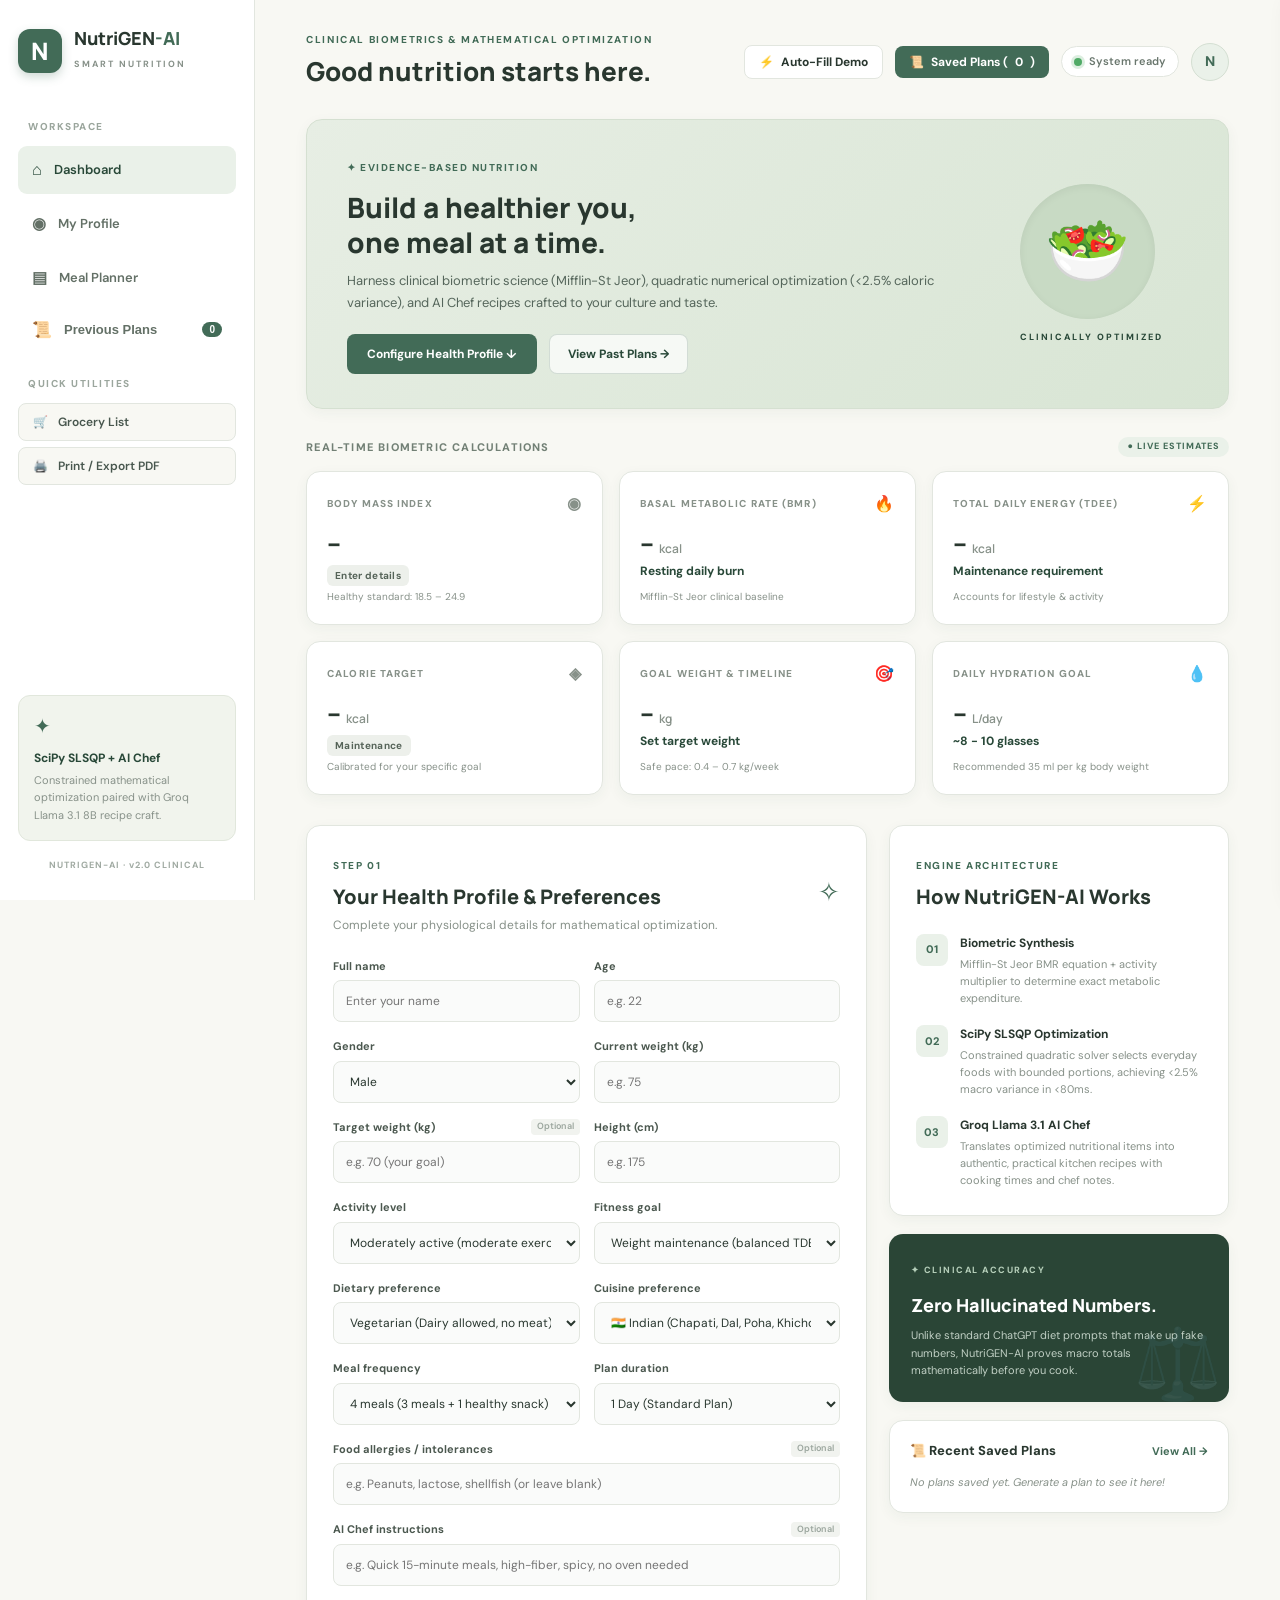
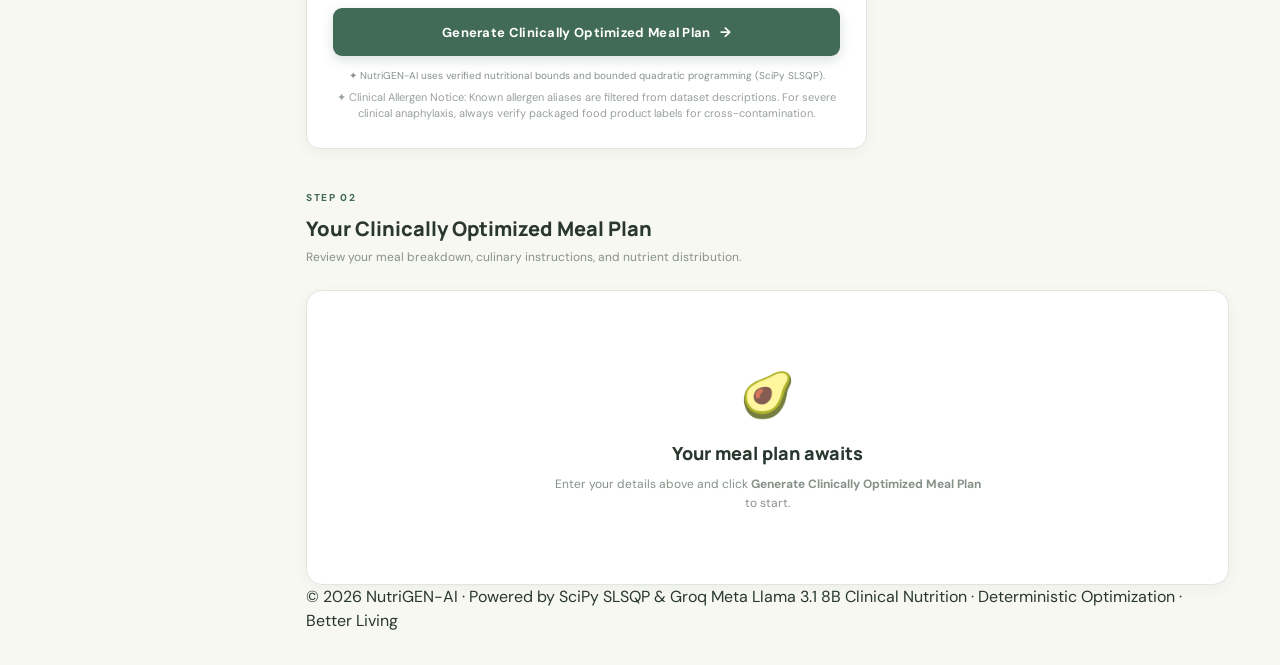
<file: frontend/index.html>
<!DOCTYPE html>
<html lang="en">
<head>
    <meta charset="UTF-8">
    <meta name="viewport" content="width=device-width, initial-scale=1.0">
    <title>NutriGEN-AI | Clinical Nutrition & AI-Optimized Meal Planner</title>
    <link rel="stylesheet" href="style.css?v=2.1">
    <link rel="preconnect" href="https://fonts.googleapis.com">
    <link href="https://fonts.googleapis.com/css2?family=DM+Sans:wght@400;500;600;700;800&family=Manrope:wght@400;500;600;700;800&display=swap" rel="stylesheet">
</head>

<body>

<div class="app">

    <!-- SIDEBAR NAVIGATION -->
    <aside class="sidebar">
        <div class="brand">
            <div class="brand-icon">N</div>
            <div>
                <h2>NutriGEN<span>-AI</span></h2>
                <small>SMART NUTRITION</small>
            </div>
        </div>

        <div class="nav-label">WORKSPACE</div>

        <nav>
            <a class="nav-item active" href="#dashboard">
                <span>⌂</span> Dashboard
            </a>
            <a class="nav-item" href="#profile">
                <span>◉</span> My Profile
            </a>
            <a class="nav-item" href="#meal-section">
                <span>▤</span> Meal Planner
            </a>
            <button type="button" class="nav-item nav-btn" id="historyNavBtn">
                <span>📜</span> Previous Plans
                <span id="historyBadge" class="nav-badge">0</span>
            </button>
        </nav>

        <div class="nav-label" style="margin-top: 25px;">QUICK UTILITIES</div>
        <div class="sidebar-quick-links">
            <button type="button" class="sidebar-link-btn" id="sidebarGroceryBtn">
                <span>🛒</span> Grocery List
            </button>
            <button type="button" class="sidebar-link-btn" id="sidebarPrintBtn">
                <span>🖨️</span> Print / Export PDF
            </button>
        </div>

        <div class="sidebar-bottom">
            <div class="sidebar-note">
                <div class="note-icon">✦</div>
                <h4>SciPy SLSQP + AI Chef</h4>
                <p>Constrained mathematical optimization paired with Groq Llama 3.1 8B recipe craft.</p>
            </div>
            <p class="version">NUTRIGEN-AI · v2.0 CLINICAL</p>
        </div>
    </aside>


    <!-- MAIN CONTENT AREA -->
    <main class="main-content" id="dashboard">

        <!-- TOPBAR -->
        <header class="topbar">
            <div>
                <p class="eyebrow">CLINICAL BIOMETRICS & MATHEMATICAL OPTIMIZATION</p>
                <h1>Good nutrition starts here.</h1>
            </div>

            <div class="top-right">
                <button type="button" class="btn-topbar-secondary" id="demoBtn" title="Fill with realistic demo profile for rapid evaluation">
                    <span>⚡</span> Auto-Fill Demo
                </button>
                <button type="button" class="btn-topbar-primary" id="openHistoryBtn">
                    <span>📜</span> Saved Plans (<span id="topbarHistoryCount">0</span>)
                </button>
                <div class="status-indicator">
                    <span class="status-dot"></span>
                    <span>System ready</span>
                </div>
                <div class="avatar" title="NutriGEN-AI User">N</div>
            </div>
        </header>


        <!-- WELCOME HERO CARD -->
        <section class="welcome-card">
            <div class="welcome-content">
                <span class="welcome-tag">✦ EVIDENCE-BASED NUTRITION</span>
                <h2>Build a healthier you,<br>one meal at a time.</h2>
                <p>
                    Harness clinical biometric science (Mifflin-St Jeor), quadratic numerical optimization (<2.5% caloric variance), and AI Chef recipes crafted to your culture and taste.
                </p>
                <div class="hero-actions">
                    <a href="#profile" class="primary-link">Configure Health Profile ↓</a>
                    <button type="button" class="secondary-link" id="heroHistoryBtn">View Past Plans →</button>
                </div>
            </div>
            <div class="welcome-art">
                <div class="art-circle">
                    <span>🥗</span>
                </div>
                <div class="art-caption">CLINICALLY OPTIMIZED</div>
            </div>
        </section>


        <!-- CLINICAL BIOMETRICS & TARGET WEIGHT DASHBOARD GRID (6 CARDS) -->
        <section class="stats-section">
            <div class="section-subheading">
                <span>REAL-TIME BIOMETRIC CALCULATIONS</span>
                <small class="live-pill">● LIVE ESTIMATES</small>
            </div>

            <div class="stats-grid">

                <!-- 1. BMI CARD -->
                <div class="stat-card">
                    <div class="stat-top">
                        <span>BODY MASS INDEX</span>
                        <span class="stat-icon">◉</span>
                    </div>
                    <h2 id="bmiValue">--</h2>
                    <p>
                        <span id="bmiStatus" class="stat-pill neutral">Enter details</span>
                    </p>
                    <span class="stat-subtext">Healthy standard: 18.5 – 24.9</span>
                </div>

                <!-- 2. BMR CARD -->
                <div class="stat-card">
                    <div class="stat-top">
                        <span>BASAL METABOLIC RATE (BMR)</span>
                        <span class="stat-icon">🔥</span>
                    </div>
                    <h2 id="bmrValue">-- <small>kcal</small></h2>
                    <p class="stat-highlight">Resting daily burn</p>
                    <span class="stat-subtext">Mifflin-St Jeor clinical baseline</span>
                </div>

                <!-- 3. TDEE CARD -->
                <div class="stat-card">
                    <div class="stat-top">
                        <span>TOTAL DAILY ENERGY (TDEE)</span>
                        <span class="stat-icon">⚡</span>
                    </div>
                    <h2 id="tdeeValue">-- <small>kcal</small></h2>
                    <p class="stat-highlight">Maintenance requirement</p>
                    <span class="stat-subtext">Accounts for lifestyle & activity</span>
                </div>

                <!-- 4. DAILY CALORIE TARGET -->
                <div class="stat-card">
                    <div class="stat-top">
                        <span>CALORIE TARGET</span>
                        <span class="stat-icon">◈</span>
                    </div>
                    <h2 id="calorieValue">-- <small>kcal</small></h2>
                    <p>
                        <span id="calorieDeltaBadge" class="stat-pill neutral">Maintenance</span>
                    </p>
                    <span class="stat-subtext">Calibrated for your specific goal</span>
                </div>

                <!-- 5. TARGET WEIGHT & TIMELINE -->
                <div class="stat-card">
                    <div class="stat-top">
                        <span>GOAL WEIGHT & TIMELINE</span>
                        <span class="stat-icon">🎯</span>
                    </div>
                    <h2 id="targetWeightDisplay">-- <small>kg</small></h2>
                    <p id="targetWeightTimeline" class="stat-highlight">Set target weight</p>
                    <span id="targetWeightPace" class="stat-subtext">Safe pace: 0.4 – 0.7 kg/week</span>
                </div>

                <!-- 6. CLINICAL HYDRATION -->
                <div class="stat-card">
                    <div class="stat-top">
                        <span>DAILY HYDRATION GOAL</span>
                        <span class="stat-icon">💧</span>
                    </div>
                    <h2 id="waterValue">-- <small>L/day</small></h2>
                    <p id="waterGlasses" class="stat-highlight">~8 - 10 glasses</p>
                    <span class="stat-subtext">Recommended 35 ml per kg body weight</span>
                </div>

            </div>
        </section>


        <!-- CONTENT GRID: FORM + SIDE PANELS -->
        <section class="content-grid">

            <!-- HEALTH PROFILE FORM -->
            <div class="form-panel" id="profile">

                <div class="section-heading">
                    <div>
                        <span class="section-tag">STEP 01</span>
                        <h2>Your Health Profile & Preferences</h2>
                        <p>Complete your physiological details for mathematical optimization.</p>
                    </div>
                    <span class="heading-symbol">✧</span>
                </div>

                <form id="nutritionForm">

                    <div class="form-grid">

                        <div class="field">
                            <label for="name">Full name</label>
                            <input type="text" id="name" placeholder="Enter your name" required>
                        </div>

                        <div class="field">
                            <label for="age">Age</label>
                            <input type="number" id="age" placeholder="e.g. 22" min="15" max="100" required>
                        </div>

                        <div class="field">
                            <label for="gender">Gender</label>
                            <select id="gender" required>
                                <option value="">Select gender</option>
                                <option value="male" selected>Male</option>
                                <option value="female">Female</option>
                                <option value="other">Other</option>
                            </select>
                        </div>

                        <div class="field">
                            <label for="weight">Current weight (kg)</label>
                            <input type="number" id="weight" placeholder="e.g. 75" min="20" max="300" step="0.1" required>
                        </div>

                        <div class="field">
                            <label for="target_weight">Target weight (kg) <span class="optional-tag">Optional</span></label>
                            <input type="number" id="target_weight" placeholder="e.g. 70 (your goal)" min="20" max="300" step="0.1">
                        </div>

                        <div class="field">
                            <label for="height">Height (cm)</label>
                            <input type="number" id="height" placeholder="e.g. 175" min="50" max="250" required>
                        </div>

                        <div class="field">
                            <label for="activity">Activity level</label>
                            <select id="activity" required>
                                <option value="">Select activity</option>
                                <option value="sedentary">Sedentary (desk job, minimal movement)</option>
                                <option value="light">Lightly active (light exercise 1-3 days/wk)</option>
                                <option value="moderate" selected>Moderately active (moderate exercise 3-5 days/wk)</option>
                                <option value="very_active">Very active (hard exercise 6-7 days/wk)</option>
                                <option value="extremely_active">Extremely active (athlete / physical job)</option>
                            </select>
                        </div>

                        <div class="field">
                            <label for="goal">Fitness goal</label>
                            <select id="goal" required>
                                <option value="">Choose your goal</option>
                                <option value="weight_loss">Weight loss (-300 to -500 kcal/day)</option>
                                <option value="maintenance" selected>Weight maintenance (balanced TDEE)</option>
                                <option value="weight_gain">Weight / Muscle gain (+300 to +500 kcal/day)</option>
                            </select>
                        </div>

                        <div class="field">
                            <label for="diet">Dietary preference</label>
                            <select id="diet" required>
                                <option value="">Select preference</option>
                                <option value="vegetarian" selected>Vegetarian (Dairy allowed, no meat)</option>
                                <option value="non_vegetarian">Non-vegetarian (Meat, poultry, fish)</option>
                                <option value="vegan">Vegan (100% plant-based)</option>
                                <option value="eggetarian">Eggetarian (Vegetarian + Eggs)</option>
                            </select>
                        </div>

                        <div class="field">
                            <label for="cuisine">Cuisine preference</label>
                            <select id="cuisine">
                                <option value="indian" selected>🇮🇳 Indian (Chapati, Dal, Poha, Khichdi, Paneer)</option>
                                <option value="mediterranean">🫒 Mediterranean (Pita, Hummus, Souvlaki, Olive Oil)</option>
                                <option value="japanese">🍱 Japanese (Miso, Steamed Rice, Tofu, Teriyaki)</option>
                                <option value="western">🥗 Western / Continental (Oats, Chicken Breast, Salmon)</option>
                                <option value="any">🌍 Any cuisine (global selection)</option>
                            </select>
                        </div>

                        <div class="field">
                            <label for="meals">Meal frequency</label>
                            <select id="meals" required>
                                <option value="3">3 meals (Breakfast, Lunch, Dinner)</option>
                                <option value="4" selected>4 meals (3 meals + 1 healthy snack)</option>
                                <option value="5">5 meals (3 meals + 2 snacks)</option>
                            </select>
                        </div>

                        <div class="field">
                            <label for="plan_days">Plan duration</label>
                            <select id="plan_days">
                                <option value="1" selected>1 Day (Standard Plan)</option>
                                <option value="3">3 Days (Variety Cycle)</option>
                                <option value="7">7 Days (Weekly Prep)</option>
                            </select>
                        </div>

                        <div class="field full-width">
                            <label for="allergies">Food allergies / intolerances <span class="optional-tag">Optional</span></label>
                            <input type="text" id="allergies" placeholder="e.g. Peanuts, lactose, shellfish (or leave blank)">
                        </div>

                        <div class="field full-width">
                            <label for="user_prompt">AI Chef instructions <span class="optional-tag">Optional</span></label>
                            <input type="text" id="user_prompt" placeholder="e.g. Quick 15-minute meals, high-fiber, spicy, no oven needed">
                        </div>

                    </div>

                    <button type="submit" class="generate-btn" id="generateBtn">
                        Generate Clinically Optimized Meal Plan <span>→</span>
                    </button>

                    <p class="form-footnote">
                        ✦ NutriGEN-AI uses verified nutritional bounds and bounded quadratic programming (SciPy SLSQP).
                    </p>
                    <p class="form-footnote" style="margin-top: 6px; font-size: 11px; opacity: 0.85;">
                        ✦ Clinical Allergen Notice: Known allergen aliases are filtered from dataset descriptions. For severe clinical anaphylaxis, always verify packaged food product labels for cross-contamination.
                    </p>

                </form>
            </div>


            <!-- SIDE INFO PANELS -->
            <div class="side-panel">

                <div class="info-card">
                    <span class="section-tag">ENGINE ARCHITECTURE</span>
                    <h2>How NutriGEN-AI Works</h2>

                    <div class="steps">

                        <div class="step">
                            <div class="step-number">01</div>
                            <div>
                                <h4>Biometric Synthesis</h4>
                                <p>Mifflin-St Jeor BMR equation + activity multiplier to determine exact metabolic expenditure.</p>
                            </div>
                        </div>

                        <div class="step">
                            <div class="step-number">02</div>
                            <div>
                                <h4>SciPy SLSQP Optimization</h4>
                                <p>Constrained quadratic solver selects everyday foods with bounded portions, achieving <2.5% macro variance in <80ms.</p>
                            </div>
                        </div>

                        <div class="step">
                            <div class="step-number">03</div>
                            <div>
                                <h4>Groq Llama 3.1 AI Chef</h4>
                                <p>Translates optimized nutritional items into authentic, practical kitchen recipes with cooking times and chef notes.</p>
                            </div>
                        </div>

                    </div>
                </div>

                <div class="tip-card">
                    <span>✦ CLINICAL ACCURACY</span>
                    <h3>Zero Hallucinated Numbers.</h3>
                    <p>Unlike standard ChatGPT diet prompts that make up fake numbers, NutriGEN-AI proves macro totals mathematically before you cook.</p>
                    <div class="tip-decoration">⚖️</div>
                </div>

                <!-- PREVIOUS PLANS PREVIEW BOX -->
                <div class="history-preview-card" id="historyPreviewCard">
                    <div class="hp-header">
                        <h4>📜 Recent Saved Plans</h4>
                        <button type="button" class="hp-view-all" id="historyPreviewViewAll">View All →</button>
                    </div>
                    <div id="historyPreviewList" class="hp-list">
                        <p class="empty-history-text">No plans generated yet. Complete the form to create and save your first plan!</p>
                    </div>
                </div>

            </div>

        </section>


        <!-- MEAL PLAN SECTION -->
        <section class="meal-section" id="meal-section">

            <div class="section-heading">
                <div>
                    <span class="section-tag">STEP 02</span>
                    <h2>Your Clinically Optimized Meal Plan</h2>
                    <p>Review your meal breakdown, culinary instructions, and nutrient distribution.</p>
                </div>
            </div>

            <div id="mealResults" class="meal-results">
                <div class="empty-state">
                    <div class="empty-icon">🥑</div>
                    <h3>Your meal plan awaits</h3>
                    <p>Enter your details above and click <strong>Generate Clinically Optimized Meal Plan</strong> to start.</p>
                </div>
            </div>

        </section>


        <!-- FOOTER -->
        <footer>
            <span>© 2026 NutriGEN-AI · Powered by SciPy SLSQP & Groq Meta Llama 3.1 8B</span>
            <span>Clinical Nutrition · Deterministic Optimization · Better Living</span>
        </footer>

    </main>

</div>


<!-- ===================================================================== -->
<!-- SLIDE-OVER DRAWER: PREVIOUS PLANS HISTORY                             -->
<!-- ===================================================================== -->
<div id="historyDrawerBackdrop" class="drawer-backdrop"></div>
<aside id="historyDrawer" class="history-drawer" aria-hidden="true">
    <div class="drawer-header">
        <div>
            <span class="section-tag">SAVED WORKSPACE</span>
            <h3>📜 Previous Meal Plans</h3>
            <p>Reload any past meal plan instantly with all recipes and biometrics.</p>
        </div>
        <button type="button" class="drawer-close-btn" id="historyDrawerCloseBtn" aria-label="Close History">✕</button>
    </div>

    <div class="drawer-actions-bar">
        <span id="historyCountLabel">0 saved plans in local memory</span>
        <button type="button" class="btn-clear-history" id="clearHistoryBtn">Clear All</button>
    </div>

    <div id="historyDrawerList" class="drawer-list">
        <!-- Rendered dynamically via JavaScript -->
    </div>
</aside>


<!-- ===================================================================== -->
<!-- MODAL: CONSOLIDATED GROCERY SHOPPING LIST                             -->
<!-- ===================================================================== -->
<div id="groceryModalBackdrop" class="modal-backdrop"></div>
<div id="groceryModal" class="grocery-modal" role="dialog" aria-hidden="true">
    <div class="modal-header">
        <div>
            <span class="section-tag">PRACTICAL SHOPPING ASSISTANT</span>
            <h3>🛒 Grocery Shopping Checklist</h3>
            <p>Consolidated ingredients across all meals with quantities ready for the market.</p>
        </div>
        <button type="button" class="modal-close-btn" id="groceryModalCloseBtn" aria-label="Close Grocery List">✕</button>
    </div>

    <div class="modal-toolbar">
        <button type="button" class="btn-tool" id="copyGroceryBtn">
            <span>📋</span> Copy to Clipboard
        </button>
        <button type="button" class="btn-tool" id="printGroceryBtn">
            <span>🖨️</span> Print Checklist
        </button>
        <span id="groceryItemCount" class="grocery-count-pill">0 items</span>
    </div>

    <div id="groceryContent" class="grocery-content">
        <!-- Dynamically categorized via JavaScript -->
    </div>
</div>


<!-- ===================================================================== -->
<!-- MODAL: FOOD ITEM REPLACEMENT / SWAP                                   -->
<!-- ===================================================================== -->
<div id="swapModalBackdrop" class="modal-backdrop"></div>
<div id="swapModal" class="swap-modal" role="dialog" aria-hidden="true">
    <div class="modal-header">
        <div>
            <span class="section-tag">CUSTOMIZE DIET PLAN</span>
            <h3 id="swapModalTitle">⇄ Swap Food Item</h3>
            <p id="swapModalSubtitle">Select a nutritionally matched replacement. Portions re-optimize automatically.</p>
        </div>
        <button type="button" class="modal-close-btn" id="swapModalCloseBtn" aria-label="Close Swap Dialog">✕</button>
    </div>
    <div id="swapModalOriginal" class="swap-original-banner"></div>
    <div id="swapModalBody" class="swap-modal-body">
        <!-- Populated dynamically via JavaScript -->
    </div>
</div>

<!-- PRINTABLE REPORT CONTAINER (Used exclusively during print) -->
<div id="printableReport" class="print-only"></div>

<script src="script.js?v=2.3"></script>
</body>
</html>
</file>
<file: frontend/style.css>
:root {
    --green: #426b57;
    --dark-green: #284838;
    --light-green: #eaf1e9;
    --accent-green: #568a71;
    --cream: #f8f8f3;
    --cream-dark: #f0f1ea;
    --white: #ffffff;
    --text: #29372f;
    --text-light: #48574e;
    --muted: #879189;
    --border: #e2e6df;
    --border-dark: #cbcfc7;
    --card-shadow: 0 4px 14px rgba(40, 72, 56, 0.05);
    --hover-shadow: 0 8px 24px rgba(40, 72, 56, 0.09);
    --blue: #2c6e91;
    --amber: #b07222;
    --red: #ad3d34;
}

* {
    margin: 0;
    padding: 0;
    box-sizing: border-box;
}

html {
    scroll-behavior: smooth;
}

body {
    font-family: 'DM Sans', -apple-system, BlinkMacSystemFont, sans-serif;
    background: var(--cream);
    color: var(--text);
    line-height: 1.5;
}

.app {
    display: flex;
    min-height: 100vh;
}

/* =====================================================================
   SIDEBAR
   ===================================================================== */
.sidebar {
    width: 255px;
    background: var(--white);
    border-right: 1px solid var(--border);
    padding: 28px 18px;
    display: flex;
    flex-direction: column;
    position: fixed;
    top: 0;
    bottom: 0;
    z-index: 50;
    overflow-y: auto;
}

.brand {
    display: flex;
    align-items: center;
    gap: 12px;
    margin-bottom: 45px;
}

.brand-icon {
    background: var(--green);
    color: white;
    width: 44px;
    height: 44px;
    display: grid;
    place-items: center;
    border-radius: 12px;
    font-family: 'Manrope', sans-serif;
    font-weight: 800;
    font-size: 24px;
    box-shadow: 0 4px 10px rgba(66, 107, 87, 0.25);
}

.brand h2 {
    font-size: 18px;
    font-weight: 800;
    font-family: 'Manrope', sans-serif;
    line-height: 1.2;
}

.brand h2 span {
    color: var(--green);
}

.brand small {
    font-size: 9px;
    letter-spacing: 2px;
    color: var(--muted);
    font-weight: 700;
}

.nav-label {
    font-size: 10px;
    font-weight: 800;
    color: #9ba69d;
    letter-spacing: 1.5px;
    margin: 0 0 12px 10px;
}

nav {
    display: grid;
    gap: 6px;
}

.nav-item {
    display: flex;
    align-items: center;
    padding: 12px 14px;
    text-decoration: none;
    color: #637066;
    border-radius: 9px;
    font-size: 13px;
    font-weight: 600;
    transition: all 0.18s ease;
    border: none;
    background: transparent;
    cursor: pointer;
    width: 100%;
    text-align: left;
}

.nav-item span:first-child {
    margin-right: 12px;
    font-size: 16px;
}

.nav-item:hover,
.nav-item.active {
    background: var(--light-green);
    color: var(--dark-green);
}

.nav-badge {
    margin-left: auto;
    background: var(--green);
    color: white;
    font-size: 10px;
    padding: 2px 7px;
    border-radius: 10px;
    font-weight: 700;
}

.sidebar-quick-links {
    display: grid;
    gap: 6px;
}

.sidebar-link-btn {
    display: flex;
    align-items: center;
    gap: 10px;
    width: 100%;
    padding: 10px 14px;
    background: var(--cream);
    border: 1px solid var(--border);
    border-radius: 8px;
    color: var(--text-light);
    font-size: 12px;
    font-weight: 600;
    cursor: pointer;
    transition: 0.15s ease;
    font-family: inherit;
    text-align: left;
}

.sidebar-link-btn:hover {
    background: var(--light-green);
    border-color: var(--green);
    color: var(--dark-green);
}

.sidebar-bottom {
    margin-top: auto;
    padding-top: 25px;
}

.sidebar-note {
    background: #f1f4ed;
    border-radius: 12px;
    padding: 15px;
    border: 1px solid #e1e7dc;
}

.note-icon {
    color: var(--green);
    font-size: 20px;
    margin-bottom: 8px;
}

.sidebar-note h4 {
    font-size: 12px;
    font-weight: 700;
    margin-bottom: 5px;
    color: var(--dark-green);
}

.sidebar-note p {
    font-size: 11px;
    color: var(--muted);
    line-height: 1.6;
}

.version {
    font-size: 9px;
    color: #a0aaa2;
    margin-top: 18px;
    text-align: center;
    letter-spacing: 1px;
    font-weight: 700;
}

/* =====================================================================
   MAIN CONTAINER & TOPBAR
   ===================================================================== */
.main-content {
    margin-left: 255px;
    width: calc(100% - 255px);
    padding: 32px 4%;
    max-width: 1400px;
}

.topbar {
    display: flex;
    justify-content: space-between;
    align-items: center;
    margin-bottom: 28px;
    gap: 20px;
    flex-wrap: wrap;
}

.eyebrow,
.section-tag {
    color: var(--green);
    font-size: 10px;
    font-weight: 800;
    letter-spacing: 1.6px;
    text-transform: uppercase;
}

.topbar h1 {
    font-family: 'Manrope', sans-serif;
    font-size: 26px;
    margin-top: 5px;
    font-weight: 800;
    color: var(--text);
}

.top-right {
    display: flex;
    align-items: center;
    gap: 12px;
}

.btn-topbar-secondary,
.btn-topbar-primary {
    display: inline-flex;
    align-items: center;
    gap: 7px;
    padding: 8px 14px;
    border-radius: 8px;
    font-size: 12px;
    font-weight: 700;
    cursor: pointer;
    font-family: inherit;
    transition: 0.15s ease;
    border: none;
}

.btn-topbar-secondary {
    background: var(--white);
    border: 1px solid var(--border);
    color: var(--text);
}

.btn-topbar-secondary:hover {
    background: var(--light-green);
    border-color: var(--green);
    color: var(--dark-green);
}

.btn-topbar-primary {
    background: var(--green);
    color: var(--white);
}

.btn-topbar-primary:hover {
    background: var(--dark-green);
}

.status-indicator {
    display: flex;
    align-items: center;
    gap: 7px;
    font-size: 11px;
    color: #6a776e;
    font-weight: 600;
    background: var(--white);
    padding: 6px 12px;
    border-radius: 20px;
    border: 1px solid var(--border);
}

.status-dot {
    width: 8px;
    height: 8px;
    background: #50aa66;
    border-radius: 50%;
    box-shadow: 0 0 0 3px rgba(80, 170, 102, 0.2);
}

.avatar {
    width: 38px;
    height: 38px;
    border-radius: 50%;
    display: grid;
    place-items: center;
    background: var(--light-green);
    color: var(--green);
    font-weight: 800;
    font-size: 14px;
    border: 1px solid #d4dfd2;
}

/* =====================================================================
   WELCOME HERO CARD
   ===================================================================== */
.welcome-card {
    background: linear-gradient(135deg, #e7eee4 0%, #d8e5d4 100%);
    border-radius: 16px;
    padding: 34px 40px;
    display: flex;
    justify-content: space-between;
    align-items: center;
    overflow: hidden;
    position: relative;
    border: 1px solid #d5e0d1;
    box-shadow: var(--card-shadow);
    margin-bottom: 28px;
}

.welcome-content {
    max-width: 600px;
}

.welcome-tag {
    font-size: 10px;
    color: var(--green);
    letter-spacing: 1.5px;
    font-weight: 800;
}

.welcome-card h2 {
    font-family: 'Manrope', sans-serif;
    font-size: 28px;
    line-height: 1.25;
    margin: 12px 0 10px;
    font-weight: 800;
}

.welcome-card p {
    color: #55665b;
    font-size: 13px;
    line-height: 1.7;
    margin-bottom: 20px;
}

.hero-actions {
    display: flex;
    align-items: center;
    gap: 12px;
}

.primary-link {
    display: inline-block;
    background: var(--green);
    color: white;
    padding: 11px 20px;
    border-radius: 8px;
    font-size: 12px;
    text-decoration: none;
    font-weight: 700;
    transition: 0.18s;
    border: none;
}

.primary-link:hover {
    background: var(--dark-green);
    transform: translateY(-1px);
}

.secondary-link {
    display: inline-block;
    background: rgba(255, 255, 255, 0.7);
    color: var(--dark-green);
    padding: 11px 18px;
    border-radius: 8px;
    font-size: 12px;
    font-weight: 700;
    border: 1px solid rgba(66, 107, 87, 0.2);
    cursor: pointer;
    transition: 0.18s;
    font-family: inherit;
}

.secondary-link:hover {
    background: var(--white);
}

.welcome-art {
    text-align: center;
    margin-right: 25px;
}

.art-circle {
    width: 135px;
    height: 135px;
    background: #c8dac4;
    border-radius: 50%;
    display: grid;
    place-items: center;
    box-shadow: inset 0 2px 8px rgba(0,0,0,0.06);
}

.art-circle span {
    font-size: 68px;
}

.art-caption {
    font-size: 9px;
    letter-spacing: 2px;
    color: var(--dark-green);
    font-weight: 800;
    margin-top: 12px;
}

/* =====================================================================
   CLINICAL BIOMETRICS & TARGET WEIGHT DASHBOARD GRID (6 CARDS)
   ===================================================================== */
.stats-section {
    margin-bottom: 30px;
}

.section-subheading {
    display: flex;
    align-items: center;
    justify-content: space-between;
    margin-bottom: 14px;
    font-size: 11px;
    font-weight: 800;
    letter-spacing: 1.2px;
    color: #728075;
}

.live-pill {
    background: var(--light-green);
    color: var(--green);
    padding: 3px 9px;
    border-radius: 12px;
    font-size: 9px;
    font-weight: 800;
    letter-spacing: 1px;
}

.stats-grid {
    display: grid;
    grid-template-columns: repeat(3, 1fr);
    gap: 16px;
}

.stat-card {
    background: var(--white);
    border: 1px solid var(--border);
    border-radius: 14px;
    padding: 20px;
    box-shadow: var(--card-shadow);
    display: flex;
    flex-direction: column;
    transition: transform 0.18s ease, box-shadow 0.18s ease;
}

.stat-card:hover {
    transform: translateY(-2px);
    box-shadow: var(--hover-shadow);
}

.stat-top {
    display: flex;
    justify-content: space-between;
    align-items: center;
    color: var(--muted);
    font-size: 10px;
    letter-spacing: 1.1px;
    font-weight: 800;
    margin-bottom: 6px;
}

.stat-icon {
    font-size: 16px;
}

.stat-card h2 {
    font-family: 'Manrope', sans-serif;
    font-size: 26px;
    font-weight: 800;
    margin: 8px 0 6px;
    color: var(--text);
    line-height: 1;
}

.stat-card h2 small {
    font-size: 12px;
    color: var(--muted);
    font-weight: 600;
}

.stat-pill {
    display: inline-block;
    padding: 3px 8px;
    border-radius: 6px;
    font-size: 10px;
    font-weight: 700;
    letter-spacing: 0.3px;
    margin-bottom: 4px;
}

.stat-pill.neutral {
    background: #edf0eb;
    color: #556358;
}

.stat-pill.normal,
.stat-pill.success {
    background: #d8edd7;
    color: #2b6133;
}

.stat-pill.warn {
    background: #fdf3d8;
    color: #8f6011;
}

.stat-pill.alert {
    background: #fde2df;
    color: #9c271d;
}

.stat-highlight {
    font-size: 12px;
    font-weight: 700;
    color: var(--dark-green);
    margin-bottom: 4px;
}

.stat-subtext {
    font-size: 10px;
    color: var(--muted);
    line-height: 1.4;
    margin-top: auto;
}

/* =====================================================================
   CONTENT GRID: FORM + SIDE PANELS
   ===================================================================== */
.content-grid {
    display: grid;
    grid-template-columns: 1.65fr 1fr;
    gap: 22px;
    align-items: start;
    margin-bottom: 35px;
}

.form-panel,
.info-card,
.history-preview-card {
    background: var(--white);
    border: 1px solid var(--border);
    border-radius: 14px;
    padding: 26px;
    box-shadow: var(--card-shadow);
}

.section-heading {
    display: flex;
    justify-content: space-between;
    align-items: center;
    margin-bottom: 24px;
}

.section-heading h2,
.info-card h2 {
    font-family: 'Manrope', sans-serif;
    font-size: 20px;
    font-weight: 800;
    margin-top: 6px;
}

.section-heading p {
    color: var(--muted);
    font-size: 12px;
    margin-top: 4px;
}

.heading-symbol {
    color: var(--green);
    font-size: 26px;
}

.form-grid {
    display: grid;
    grid-template-columns: 1fr 1fr;
    gap: 16px 14px;
}

.field {
    display: flex;
    flex-direction: column;
    gap: 6px;
}

.field label {
    font-size: 11px;
    font-weight: 700;
    color: #4b584f;
    display: flex;
    align-items: center;
    justify-content: space-between;
}

.optional-tag {
    font-size: 9px;
    font-weight: 600;
    color: #9ba69e;
    background: #f1f3ef;
    padding: 1px 6px;
    border-radius: 4px;
}

.field input,
.field select {
    width: 100%;
    height: 42px;
    border: 1px solid var(--border);
    border-radius: 8px;
    background: #fafbfa;
    padding: 0 12px;
    font-family: inherit;
    color: var(--text);
    font-size: 12px;
    outline: none;
    transition: border 0.15s ease, box-shadow 0.15s ease;
}

.field input:focus,
.field select:focus {
    border-color: var(--green);
    background: var(--white);
    box-shadow: 0 0 0 3px rgba(66, 107, 87, 0.1);
}

.full-width {
    grid-column: span 2;
}

.generate-btn {
    width: 100%;
    border: none;
    background: var(--green);
    color: white;
    padding: 15px;
    border-radius: 9px;
    margin-top: 22px;
    cursor: pointer;
    font-family: inherit;
    font-size: 13px;
    font-weight: 700;
    letter-spacing: 0.3px;
    transition: all 0.18s ease;
    box-shadow: 0 4px 12px rgba(66, 107, 87, 0.2);
}

.generate-btn:hover {
    background: var(--dark-green);
    transform: translateY(-1px);
    box-shadow: 0 6px 18px rgba(40, 72, 56, 0.25);
}

.generate-btn:disabled {
    opacity: 0.65;
    cursor: wait;
    transform: none;
}

.generate-btn span {
    margin-left: 6px;
    font-size: 14px;
}

.form-footnote {
    font-size: 10px;
    color: var(--muted);
    margin-top: 12px;
    text-align: center;
}

/* =====================================================================
   SIDE INFO PANELS & HISTORY PREVIEW
   ===================================================================== */
.side-panel {
    display: grid;
    gap: 18px;
}

.info-card h2 {
    margin-bottom: 22px;
}

.steps {
    display: grid;
    gap: 18px;
}

.step {
    display: flex;
    gap: 12px;
}

.step-number {
    min-width: 32px;
    height: 32px;
    background: var(--light-green);
    color: var(--green);
    border-radius: 8px;
    display: grid;
    place-items: center;
    font-size: 11px;
    font-weight: 800;
    flex-shrink: 0;
}

.step h4 {
    font-size: 12px;
    font-weight: 700;
    margin-bottom: 4px;
}

.step p {
    font-size: 11px;
    color: var(--muted);
    line-height: 1.55;
}

.tip-card {
    background: #2a4536;
    color: white;
    border-radius: 14px;
    padding: 22px;
    position: relative;
    overflow: hidden;
    box-shadow: var(--card-shadow);
}

.tip-card > span {
    font-size: 9px;
    letter-spacing: 1.5px;
    color: #b5ceb9;
    font-weight: 800;
}

.tip-card h3 {
    font-family: 'Manrope', sans-serif;
    font-size: 18px;
    margin: 12px 0 8px;
    font-weight: 800;
}

.tip-card p {
    font-size: 11px;
    color: #c0cfc4;
    line-height: 1.6;
}

.tip-decoration {
    position: absolute;
    right: 8px;
    bottom: -15px;
    font-size: 70px;
    opacity: 0.15;
}

/* History Preview Box */
.history-preview-card {
    padding: 20px;
}

.hp-header {
    display: flex;
    justify-content: space-between;
    align-items: center;
    margin-bottom: 14px;
}

.hp-header h4 {
    font-size: 13px;
    font-weight: 800;
    color: var(--text);
}

.hp-view-all {
    background: none;
    border: none;
    color: var(--green);
    font-size: 11px;
    font-weight: 700;
    cursor: pointer;
    font-family: inherit;
}

.hp-view-all:hover {
    text-decoration: underline;
}

.hp-list {
    display: grid;
    gap: 8px;
}

.empty-history-text {
    font-size: 11px;
    color: var(--muted);
    font-style: italic;
    line-height: 1.6;
}

.hp-item {
    background: var(--cream);
    border: 1px solid var(--border);
    border-radius: 8px;
    padding: 10px 12px;
    display: flex;
    justify-content: space-between;
    align-items: center;
    transition: 0.15s;
}

.hp-item:hover {
    border-color: var(--green);
    background: var(--light-green);
}

.hp-info h5 {
    font-size: 12px;
    font-weight: 700;
    color: var(--text);
}

.hp-info small {
    font-size: 10px;
    color: var(--muted);
}

.hp-load-btn {
    background: var(--white);
    border: 1px solid var(--border);
    color: var(--green);
    font-size: 11px;
    font-weight: 700;
    padding: 5px 10px;
    border-radius: 6px;
    cursor: pointer;
    font-family: inherit;
    transition: 0.15s;
}

.hp-load-btn:hover {
    background: var(--green);
    color: white;
}

/* =====================================================================
   MEAL PLAN RESULTS SECTION
   ===================================================================== */
.meal-section {
    margin-top: 20px;
}

.meal-results {
    background: var(--white);
    border: 1px solid var(--border);
    border-radius: 16px;
    padding: 26px;
    box-shadow: var(--card-shadow);
}

.empty-state {
    text-align: center;
    padding: 45px 15px;
}

.empty-icon {
    font-size: 44px;
    margin-bottom: 12px;
}

.empty-state h3 {
    font-family: 'Manrope', sans-serif;
    font-size: 18px;
    font-weight: 800;
    margin-bottom: 8px;
}

.empty-state p {
    font-size: 12px;
    color: var(--muted);
    max-width: 440px;
    margin: 0 auto;
    line-height: 1.6;
}

/* ── ACTION TOOLBAR ─────────────────────────────────────────── */
.results-toolbar {
    display: flex;
    justify-content: space-between;
    align-items: center;
    gap: 14px;
    padding-bottom: 18px;
    margin-bottom: 22px;
    border-bottom: 1px solid var(--border);
    flex-wrap: wrap;
}

.toolbar-group {
    display: flex;
    align-items: center;
    gap: 8px;
    flex-wrap: wrap;
}

.tool-action-btn {
    display: inline-flex;
    align-items: center;
    gap: 6px;
    background: var(--cream);
    border: 1px solid var(--border);
    padding: 8px 14px;
    border-radius: 8px;
    font-size: 12px;
    font-weight: 700;
    color: var(--text);
    cursor: pointer;
    transition: 0.15s;
    font-family: inherit;
}

.tool-action-btn:hover {
    background: var(--light-green);
    border-color: var(--green);
    color: var(--dark-green);
}

.cuisine-quick-label {
    font-size: 11px;
    font-weight: 700;
    color: var(--muted);
    margin-right: 2px;
}

.cuisine-pill-btn {
    border: 1px solid var(--border);
    background: var(--white);
    color: var(--text-light);
    padding: 6px 11px;
    border-radius: 16px;
    font-size: 11px;
    font-weight: 600;
    cursor: pointer;
    transition: 0.15s;
    font-family: inherit;
}

.cuisine-pill-btn:hover,
.cuisine-pill-btn.active {
    background: var(--light-green);
    border-color: var(--green);
    color: var(--dark-green);
}

/* ── OPTIMIZATION ACCURACY & MACRO METRICS ─────────────────── */
.optimization-card {
    background: linear-gradient(135deg, #f4f8f3 0%, #ebf2eb 100%);
    border: 1px solid #d4dfd2;
    border-radius: 14px;
    padding: 22px;
    margin-bottom: 24px;
}

.opt-card-header {
    display: flex;
    justify-content: space-between;
    align-items: center;
    margin-bottom: 16px;
    flex-wrap: wrap;
    gap: 10px;
}

.opt-badge-pill {
    background: #284838;
    color: #c9e6d0;
    padding: 5px 12px;
    border-radius: 20px;
    font-size: 11px;
    font-weight: 800;
    letter-spacing: 0.4px;
    display: inline-flex;
    align-items: center;
    gap: 6px;
}

.opt-solver-tag {
    font-size: 11px;
    color: var(--muted);
    font-weight: 600;
}

.macro-comparison-grid {
    display: grid;
    grid-template-columns: repeat(4, 1fr);
    gap: 12px;
    margin-bottom: 18px;
}

.macro-comp-card {
    background: var(--white);
    border: 1px solid var(--border);
    border-radius: 10px;
    padding: 14px;
    text-align: center;
    box-shadow: 0 2px 6px rgba(0,0,0,0.02);
}

.mcc-icon {
    font-size: 20px;
    margin-bottom: 4px;
}

.mcc-label {
    font-size: 10px;
    font-weight: 800;
    letter-spacing: 1px;
    text-transform: uppercase;
    color: var(--muted);
}

.mcc-values {
    margin: 6px 0;
}

.mcc-actual {
    font-family: 'Manrope', sans-serif;
    font-size: 20px;
    font-weight: 800;
    color: var(--text);
    line-height: 1;
}

.mcc-target {
    font-size: 11px;
    color: var(--muted);
    margin-top: 2px;
}

.mcc-diff {
    font-size: 10px;
    font-weight: 700;
    display: inline-block;
    padding: 2px 6px;
    border-radius: 4px;
    margin-top: 4px;
}

.diff-match {
    background: #daf0dc;
    color: #1e5a27;
}

.diff-close {
    background: #fbf0d8;
    color: #79500c;
}

/* Macro Energy Ratio Bar */
.macro-ratio-container {
    background: var(--white);
    border: 1px solid var(--border);
    border-radius: 10px;
    padding: 12px 16px;
}

.mrc-title-row {
    display: flex;
    justify-content: space-between;
    font-size: 11px;
    font-weight: 700;
    color: var(--muted);
    margin-bottom: 8px;
}

.macro-split-bar {
    height: 12px;
    border-radius: 6px;
    display: flex;
    overflow: hidden;
    margin-bottom: 8px;
}

.split-protein {
    background: #e06d53;
}

.split-carbs {
    background: #468ca8;
}

.split-fat {
    background: #e5b33d;
}

.mrc-legend {
    display: flex;
    gap: 18px;
    font-size: 11px;
    font-weight: 600;
    flex-wrap: wrap;
}

.legend-dot {
    width: 9px;
    height: 9px;
    border-radius: 50%;
    display: inline-block;
    margin-right: 5px;
}

/* ── MEALS GRID ─────────────────────────────────────────────── */
.meals-grid {
    display: grid;
    grid-template-columns: repeat(2, 1fr);
    gap: 20px;
    margin-top: 10px;
}

.meal-card-full {
    background: var(--white);
    border: 1px solid var(--border);
    border-radius: 14px;
    overflow: hidden;
    display: flex;
    flex-direction: column;
    box-shadow: 0 2px 8px rgba(0,0,0,0.03);
}

.meal-card-header {
    padding: 16px 20px;
    border-bottom: 1px solid var(--border);
    background: linear-gradient(135deg, #f0f6ef 0%, #e8f0e6 100%);
}

.meal-name-row {
    display: flex;
    align-items: center;
    justify-content: space-between;
    gap: 8px;
    margin-bottom: 4px;
}

.meal-emoji {
    font-size: 18px;
}

.meal-name {
    font-size: 12px;
    font-weight: 800;
    text-transform: uppercase;
    letter-spacing: 1px;
    color: var(--green);
}

.dish-title {
    font-family: 'Manrope', sans-serif;
    font-size: 16px;
    font-weight: 800;
    color: var(--text);
    margin: 2px 0 4px;
    line-height: 1.3;
}

.cook-time {
    font-size: 11px;
    color: #6d7b71;
    font-weight: 600;
}

/* ── MEAL FOOD TABLE (PERFECT ALIGNMENT) ────────────────────── */
.meal-table-wrap {
    padding: 10px 18px 14px;
    flex: 1;
    overflow-x: auto;
}

.meal-food-table {
    width: 100%;
    border-collapse: collapse;
    font-size: 12px;
    table-layout: fixed;
}

.meal-food-table th,
.meal-food-table td {
    padding: 8px 6px;
    border-bottom: 1px solid #edf0ea;
    vertical-align: middle;
}

.meal-food-table th {
    font-size: 10px;
    font-weight: 800;
    text-transform: uppercase;
    letter-spacing: 0.6px;
    color: var(--muted);
    border-bottom: 2px solid #e1e7dc;
    padding-bottom: 7px;
}

.meal-food-table tr:last-child td {
    border-bottom: none;
}

/* Explicit column widths & text alignment */
.meal-food-table .col-food {
    width: 36%;
    text-align: left;
}

.meal-food-table .col-qty {
    width: 13%;
    text-align: right;
    font-weight: 700;
    color: var(--green);
    white-space: nowrap;
}

.meal-food-table .col-num {
    width: 10%;
    text-align: right;
    white-space: nowrap;
}

.meal-food-table .col-swap {
    width: 11%;
    text-align: center;
    white-space: nowrap;
}

.meal-food-table th.col-qty,
.meal-food-table th.col-num {
    text-align: right;
}

.meal-food-table td.col-cal {
    font-weight: 800;
    color: var(--text);
}

.meal-food-table td.col-macro {
    color: #6a776e;
    font-weight: 500;
}

.food-cell {
    display: flex;
    flex-direction: column;
    gap: 2px;
}

.food-title {
    font-size: 12px;
    font-weight: 700;
    color: var(--text);
    white-space: nowrap;
    overflow: hidden;
    text-overflow: ellipsis;
    line-height: 1.3;
}

.food-desc {
    font-size: 10px;
    color: var(--muted);
    white-space: nowrap;
    overflow: hidden;
    text-overflow: ellipsis;
    line-height: 1.2;
}

/* AI Chef Recipe Drawer */
.recipe-toggle {
    all: unset;
    cursor: pointer;
    display: block;
    width: 100%;
    padding: 11px 20px;
    font-size: 12px;
    font-weight: 700;
    color: var(--green);
    background: #f4f8f3;
    border-top: 1px solid var(--border);
    text-align: left;
    transition: background 0.15s;
    box-sizing: border-box;
}

.recipe-toggle:hover {
    background: #e7efe4;
}

.recipe-drawer {
    padding: 16px 20px;
    border-top: 1px solid var(--border);
    background: #fafbfa;
}

.recipe-step {
    display: flex;
    gap: 10px;
    margin-bottom: 10px;
    font-size: 12px;
    line-height: 1.55;
    color: var(--text-light);
}

.step-num {
    display: inline-flex;
    align-items: center;
    justify-content: center;
    min-width: 20px;
    height: 20px;
    background: var(--green);
    color: white;
    border-radius: 50%;
    font-size: 10px;
    font-weight: 800;
    flex-shrink: 0;
    margin-top: 2px;
}

.chef-notes {
    margin-top: 12px;
    padding-top: 10px;
    border-top: 1px dashed var(--border);
    font-size: 11px;
    color: #5c6c60;
    font-style: italic;
    line-height: 1.5;
}

/* =====================================================================
   SLIDE-OVER DRAWER: PREVIOUS PLANS HISTORY
   ===================================================================== */
.drawer-backdrop {
    position: fixed;
    top: 0;
    left: 0;
    right: 0;
    bottom: 0;
    background: rgba(20, 32, 25, 0.45);
    backdrop-filter: blur(2px);
    z-index: 100;
    opacity: 0;
    pointer-events: none;
    transition: opacity 0.25s ease;
}

.drawer-backdrop.active {
    opacity: 1;
    pointer-events: auto;
}

.history-drawer {
    position: fixed;
    top: 0;
    right: -460px;
    width: 440px;
    max-width: 90vw;
    height: 100vh;
    background: var(--white);
    box-shadow: -6px 0 24px rgba(0, 0, 0, 0.12);
    z-index: 101;
    display: flex;
    flex-direction: column;
    transition: right 0.3s cubic-bezier(0.16, 1, 0.3, 1);
}

.history-drawer.active {
    right: 0;
}

.drawer-header {
    padding: 22px 24px 18px;
    border-bottom: 1px solid var(--border);
    display: flex;
    justify-content: space-between;
    align-items: flex-start;
}

.drawer-header h3 {
    font-family: 'Manrope', sans-serif;
    font-size: 20px;
    font-weight: 800;
    margin: 4px 0 2px;
}

.drawer-header p {
    font-size: 11px;
    color: var(--muted);
}

.drawer-close-btn {
    background: var(--cream);
    border: 1px solid var(--border);
    width: 32px;
    height: 32px;
    border-radius: 50%;
    cursor: pointer;
    font-size: 14px;
    color: var(--text-light);
    display: grid;
    place-items: center;
    transition: 0.15s;
}

.drawer-close-btn:hover {
    background: #e2e8df;
    color: var(--text);
}

.drawer-actions-bar {
    padding: 12px 24px;
    background: var(--cream);
    border-bottom: 1px solid var(--border);
    display: flex;
    justify-content: space-between;
    align-items: center;
    font-size: 11px;
    color: var(--muted);
}

.btn-clear-history {
    background: none;
    border: none;
    color: var(--red);
    font-weight: 700;
    font-size: 11px;
    cursor: pointer;
    font-family: inherit;
}

.btn-clear-history:hover {
    text-decoration: underline;
}

.drawer-list {
    flex: 1;
    overflow-y: auto;
    padding: 20px 24px;
    display: grid;
    gap: 14px;
    align-content: start;
}

.saved-plan-card {
    background: var(--cream);
    border: 1px solid var(--border);
    border-radius: 12px;
    padding: 16px;
    transition: all 0.18s ease;
}

.saved-plan-card:hover {
    border-color: var(--green);
    background: #f3f7f1;
}

.spc-top {
    display: flex;
    justify-content: space-between;
    align-items: center;
    margin-bottom: 8px;
}

.spc-time {
    font-size: 10px;
    font-weight: 700;
    color: var(--muted);
}

.spc-cuisine-tag {
    background: var(--white);
    border: 1px solid var(--border);
    padding: 2px 7px;
    border-radius: 10px;
    font-size: 10px;
    font-weight: 700;
    color: var(--dark-green);
}

.spc-title {
    font-family: 'Manrope', sans-serif;
    font-size: 15px;
    font-weight: 800;
    margin-bottom: 6px;
}

.spc-chips {
    display: flex;
    flex-wrap: wrap;
    gap: 5px;
    margin-bottom: 12px;
}

.spc-chip {
    background: var(--white);
    border: 1px solid var(--border);
    font-size: 10px;
    font-weight: 600;
    padding: 2px 6px;
    border-radius: 4px;
    color: var(--text-light);
}

.spc-macros {
    display: flex;
    justify-content: space-between;
    background: var(--white);
    padding: 8px 12px;
    border-radius: 8px;
    border: 1px solid var(--border);
    font-size: 11px;
    margin-bottom: 12px;
}

.spc-macro-item span {
    color: var(--muted);
    font-size: 9px;
    display: block;
    text-transform: uppercase;
}

.spc-macro-item strong {
    color: var(--text);
    font-weight: 800;
}

.spc-actions {
    display: flex;
    gap: 8px;
}

.btn-load-plan {
    flex: 1;
    background: var(--green);
    color: white;
    border: none;
    padding: 8px 12px;
    border-radius: 7px;
    font-size: 11px;
    font-weight: 700;
    cursor: pointer;
    font-family: inherit;
    transition: 0.15s;
}

.btn-load-plan:hover {
    background: var(--dark-green);
}

.btn-delete-plan {
    background: var(--white);
    border: 1px solid var(--border);
    color: var(--red);
    padding: 8px 12px;
    border-radius: 7px;
    font-size: 11px;
    cursor: pointer;
    transition: 0.15s;
}

.btn-delete-plan:hover {
    background: #fde8e8;
    border-color: #f7baba;
}

/* =====================================================================
   MODAL: CONSOLIDATED GROCERY SHOPPING LIST
   ===================================================================== */
.modal-backdrop {
    position: fixed;
    top: 0;
    left: 0;
    right: 0;
    bottom: 0;
    background: rgba(20, 32, 25, 0.5);
    backdrop-filter: blur(3px);
    z-index: 110;
    opacity: 0;
    pointer-events: none;
    transition: opacity 0.22s ease;
}

.modal-backdrop.active {
    opacity: 1;
    pointer-events: auto;
}

.grocery-modal {
    position: fixed;
    top: 50%;
    left: 50%;
    transform: translate(-50%, -50%) scale(0.95);
    width: 640px;
    max-width: 92vw;
    max-height: 85vh;
    background: var(--white);
    border-radius: 16px;
    box-shadow: 0 16px 40px rgba(0, 0, 0, 0.18);
    z-index: 111;
    display: flex;
    flex-direction: column;
    opacity: 0;
    pointer-events: none;
    transition: all 0.25s cubic-bezier(0.16, 1, 0.3, 1);
}

.grocery-modal.active {
    transform: translate(-50%, -50%) scale(1);
    opacity: 1;
    pointer-events: auto;
}

.modal-header {
    padding: 22px 26px 18px;
    border-bottom: 1px solid var(--border);
    display: flex;
    justify-content: space-between;
    align-items: flex-start;
}

.modal-header h3 {
    font-family: 'Manrope', sans-serif;
    font-size: 20px;
    font-weight: 800;
    margin: 4px 0 2px;
}

.modal-header p {
    font-size: 12px;
    color: var(--muted);
}

.modal-close-btn {
    background: var(--cream);
    border: 1px solid var(--border);
    width: 32px;
    height: 32px;
    border-radius: 50%;
    cursor: pointer;
    font-size: 14px;
    color: var(--text-light);
    display: grid;
    place-items: center;
    transition: 0.15s;
}

.modal-close-btn:hover {
    background: #e2e8df;
}

.modal-toolbar {
    padding: 12px 26px;
    background: var(--cream);
    border-bottom: 1px solid var(--border);
    display: flex;
    align-items: center;
    gap: 10px;
    flex-wrap: wrap;
}

.btn-tool {
    display: inline-flex;
    align-items: center;
    gap: 6px;
    background: var(--white);
    border: 1px solid var(--border);
    padding: 7px 12px;
    border-radius: 7px;
    font-size: 11px;
    font-weight: 700;
    color: var(--text);
    cursor: pointer;
    font-family: inherit;
    transition: 0.15s;
}

.btn-tool:hover {
    background: var(--light-green);
    border-color: var(--green);
    color: var(--dark-green);
}

.grocery-count-pill {
    margin-left: auto;
    font-size: 11px;
    font-weight: 700;
    color: var(--muted);
    background: var(--white);
    border: 1px solid var(--border);
    padding: 4px 10px;
    border-radius: 12px;
}

.grocery-content {
    flex: 1;
    overflow-y: auto;
    padding: 22px 26px;
    display: grid;
    gap: 20px;
}

.grocery-category-block {
    background: #fafbfa;
    border: 1px solid var(--border);
    border-radius: 12px;
    padding: 16px;
}

.gcb-title {
    font-size: 12px;
    font-weight: 800;
    text-transform: uppercase;
    letter-spacing: 0.8px;
    color: var(--dark-green);
    margin-bottom: 10px;
    display: flex;
    align-items: center;
    gap: 7px;
}

.gcb-items {
    display: grid;
    gap: 8px;
}

.grocery-item-row {
    display: flex;
    align-items: center;
    justify-content: space-between;
    padding: 6px 4px;
    font-size: 13px;
    border-bottom: 1px solid #edf0eb;
    transition: 0.15s;
}

.grocery-item-row:last-child {
    border-bottom: none;
}

.grocery-item-left {
    display: flex;
    align-items: center;
    gap: 10px;
}

.grocery-item-left input[type="checkbox"] {
    width: 16px;
    height: 16px;
    accent-color: var(--green);
    cursor: pointer;
}

.grocery-item-row.checked span.item-title {
    text-decoration: line-through;
    color: #9ba69e;
}

.grocery-item-row.checked span.item-qty {
    opacity: 0.5;
}

.item-qty {
    font-weight: 700;
    color: var(--green);
    font-size: 12px;
}

/* =====================================================================
   PLAN CUSTOMIZATION & INTERACTIVE CONTROLS
   ===================================================================== */
.btn-regenerate-alt {
    background: #eef5f1 !important;
    border-color: #b7d6c4 !important;
    color: var(--dark-green) !important;
    font-weight: 800 !important;
}

.btn-regenerate-alt:hover {
    background: var(--green) !important;
    color: #ffffff !important;
    border-color: var(--dark-green) !important;
}

.btn-regenerate-alt:disabled {
    opacity: 0.6;
    cursor: not-allowed;
}

/* Multi-Day Variety Tab Bar */
.day-tabs-container {
    display: flex;
    align-items: center;
    gap: 12px;
    margin-bottom: 20px;
    padding: 10px 16px;
    background: var(--white);
    border: 1px solid var(--border);
    border-radius: 12px;
    box-shadow: var(--card-shadow);
    flex-wrap: wrap;
}

.day-tabs-label {
    font-size: 11px;
    font-weight: 800;
    text-transform: uppercase;
    letter-spacing: 0.8px;
    color: var(--muted);
    display: flex;
    align-items: center;
    gap: 6px;
}

.day-tab-bar {
    display: flex;
    gap: 8px;
    flex-wrap: wrap;
}

.day-tab-btn {
    background: var(--cream);
    border: 1px solid var(--border);
    color: var(--text);
    font-size: 12px;
    font-weight: 700;
    padding: 6px 14px;
    border-radius: 8px;
    cursor: pointer;
    font-family: inherit;
    transition: 0.15s ease;
}

.day-tab-btn:hover {
    background: #e9eee8;
    border-color: #cfd8ce;
}

.day-tab-btn.active {
    background: var(--green);
    color: #ffffff;
    border-color: var(--dark-green);
    box-shadow: 0 2px 6px rgba(66, 107, 87, 0.25);
}

/* Swap Meal Button (On Meal Header) */
.btn-swap-meal {
    background: #f4f6f3;
    border: 1px solid var(--border);
    color: var(--text-light);
    font-size: 11px;
    font-weight: 700;
    padding: 4px 10px;
    border-radius: 6px;
    cursor: pointer;
    transition: 0.15s ease;
    display: inline-flex;
    align-items: center;
    gap: 4px;
    font-family: inherit;
}

.btn-swap-meal:hover {
    background: var(--light-green);
    color: var(--dark-green);
    border-color: var(--accent-green);
}

.btn-swap-meal:disabled {
    opacity: 0.6;
    cursor: not-allowed;
}

/* Swap Food Button (In Table Row) */
.btn-swap-food {
    background: #edf3ef;
    border: 1px solid #d2ded5;
    color: var(--green);
    font-size: 11px;
    font-weight: 700;
    padding: 3px 8px;
    border-radius: 6px;
    cursor: pointer;
    transition: 0.15s ease;
    font-family: inherit;
    display: inline-flex;
    align-items: center;
    gap: 3px;
}

.btn-swap-food:hover {
    background: var(--green);
    color: #ffffff;
    border-color: var(--dark-green);
}

.btn-swap-food:disabled {
    opacity: 0.6;
    cursor: not-allowed;
}

/* Swap Item Modal */
.swap-modal {
    position: fixed;
    top: 50%;
    left: 50%;
    transform: translate(-50%, -50%) scale(0.96);
    width: 90%;
    max-width: 680px;
    max-height: 85vh;
    background: var(--white);
    border-radius: 16px;
    box-shadow: 0 20px 50px rgba(0, 0, 0, 0.18);
    z-index: 1000;
    display: flex;
    flex-direction: column;
    overflow: hidden;
    opacity: 0;
    pointer-events: none;
    transition: transform 0.2s cubic-bezier(0.16, 1, 0.3, 1), opacity 0.2s ease;
}

.swap-modal.active {
    transform: translate(-50%, -50%) scale(1);
    opacity: 1;
    pointer-events: auto;
}

.swap-original-banner {
    padding: 12px 24px;
    background: #f4f7f4;
    border-bottom: 1px solid var(--border);
    font-size: 12px;
    color: var(--text-light);
    display: flex;
    align-items: center;
    justify-content: space-between;
    flex-wrap: wrap;
    gap: 8px;
}

.swap-modal-body {
    flex: 1;
    overflow-y: auto;
    padding: 20px 24px;
    display: grid;
    gap: 12px;
}

.alt-food-card {
    display: flex;
    align-items: center;
    justify-content: space-between;
    padding: 14px 16px;
    background: #ffffff;
    border: 1px solid var(--border);
    border-radius: 10px;
    transition: 0.15s ease;
    gap: 12px;
}

.alt-food-card:hover {
    border-color: var(--accent-green);
    background: #fbfdfb;
    box-shadow: 0 4px 12px rgba(66, 107, 87, 0.06);
}

.alt-food-info {
    flex: 1;
}

.alt-food-title {
    font-size: 13px;
    font-weight: 700;
    color: var(--text);
    margin-bottom: 4px;
}

.alt-food-macros {
    display: flex;
    gap: 8px;
    font-size: 11px;
    color: var(--muted);
    flex-wrap: wrap;
}

.alt-macro-pill {
    background: var(--cream);
    padding: 2px 7px;
    border-radius: 5px;
    font-weight: 600;
    color: var(--text-light);
}

.btn-select-swap {
    background: var(--green);
    color: #ffffff;
    border: none;
    padding: 7px 14px;
    border-radius: 8px;
    font-size: 12px;
    font-weight: 700;
    cursor: pointer;
    font-family: inherit;
    transition: 0.15s ease;
    white-space: nowrap;
}

.btn-select-swap:hover {
    background: var(--dark-green);
}

.btn-select-swap:disabled {
    opacity: 0.6;
    cursor: not-allowed;
}

/* =====================================================================
   LOADER & ERROR BOXES
   ===================================================================== */
.loader-box {
    display: flex;
    flex-direction: column;
    align-items: center;
    gap: 16px;
    padding: 60px 20px;
    color: var(--muted);
    text-align: center;
}

.loader-spinner {
    width: 44px;
    height: 44px;
    border: 3px solid var(--border);
    border-top-color: var(--green);
    border-radius: 50%;
    animation: spin 0.75s linear infinite;
}

@keyframes spin {
    to { transform: rotate(360deg); }
}

.error-box {
    text-align: center;
    padding: 40px 24px;
    background: #fff5f5;
    border: 1px solid #f8c9c9;
    border-radius: 14px;
    color: #8b2b2b;
}

.error-icon {
    font-size: 34px;
    margin-bottom: 10px;
}

.error-box h3 {
    font-size: 17px;
    margin-bottom: 6px;
}

.error-box p {
    font-size: 12px;
    color: #a84242;
}

/* =====================================================================
   PRINT & CLINICAL PDF EXPORT STYLES (@media print)
   ===================================================================== */
.print-only {
    display: none;
}

@media print {
    body {
        background: white !important;
        color: black !important;
        font-size: 11pt;
    }

    .sidebar,
    .topbar,
    .welcome-card,
    .form-panel,
    .side-panel,
    .drawer-backdrop,
    .history-drawer,
    .modal-backdrop,
    .grocery-modal,
    .swap-modal,
    .btn-swap-meal,
    .btn-swap-food,
    .col-swap,
    .results-toolbar,
    .recipe-toggle,
    footer,
    #demoBtn,
    #openHistoryBtn {
        display: none !important;
    }

    .main-content {
        margin: 0 !important;
        width: 100% !important;
        padding: 0 !important;
    }

    .meal-results {
        border: none !important;
        box-shadow: none !important;
        padding: 0 !important;
    }

    .stat-card,
    .meal-card-full,
    .optimization-card {
        border: 1px solid #ccc !important;
        box-shadow: none !important;
        page-break-inside: avoid;
    }

    .recipe-drawer {
        display: block !important;
        border-top: 1px solid #ccc !important;
    }

    .print-only {
        display: block !important;
        padding-bottom: 20px;
        margin-bottom: 20px;
        border-bottom: 2px solid #284838;
    }

    .print-report-header {
        display: flex;
        justify-content: space-between;
        align-items: flex-end;
    }

    .print-report-header h1 {
        font-size: 22pt;
        color: #284838;
    }
}

/* =====================================================================
   RESPONSIVE DESIGN
   ===================================================================== */
@media(max-width: 1100px) {
    .stats-grid {
        grid-template-columns: repeat(2, 1fr);
    }

    .macro-comparison-grid {
        grid-template-columns: repeat(2, 1fr);
    }
}

@media(max-width: 950px) {
    .sidebar {
        width: 200px;
    }

    .main-content {
        margin-left: 200px;
        width: calc(100% - 200px);
        padding: 24px;
    }

    .content-grid {
        grid-template-columns: 1fr;
    }

    .meals-grid {
        grid-template-columns: 1fr;
    }
}

@media(max-width: 700px) {
    .sidebar {
        display: none;
    }

    .main-content {
        margin-left: 0;
        width: 100%;
        padding: 16px;
    }

    .stats-grid {
        grid-template-columns: 1fr;
    }

    .form-grid {
        grid-template-columns: 1fr;
    }

    .full-width {
        grid-column: span 1;
    }

    .welcome-art {
        display: none;
    }

    .meal-food-table {
        min-width: 460px;
    }
}
</file>
